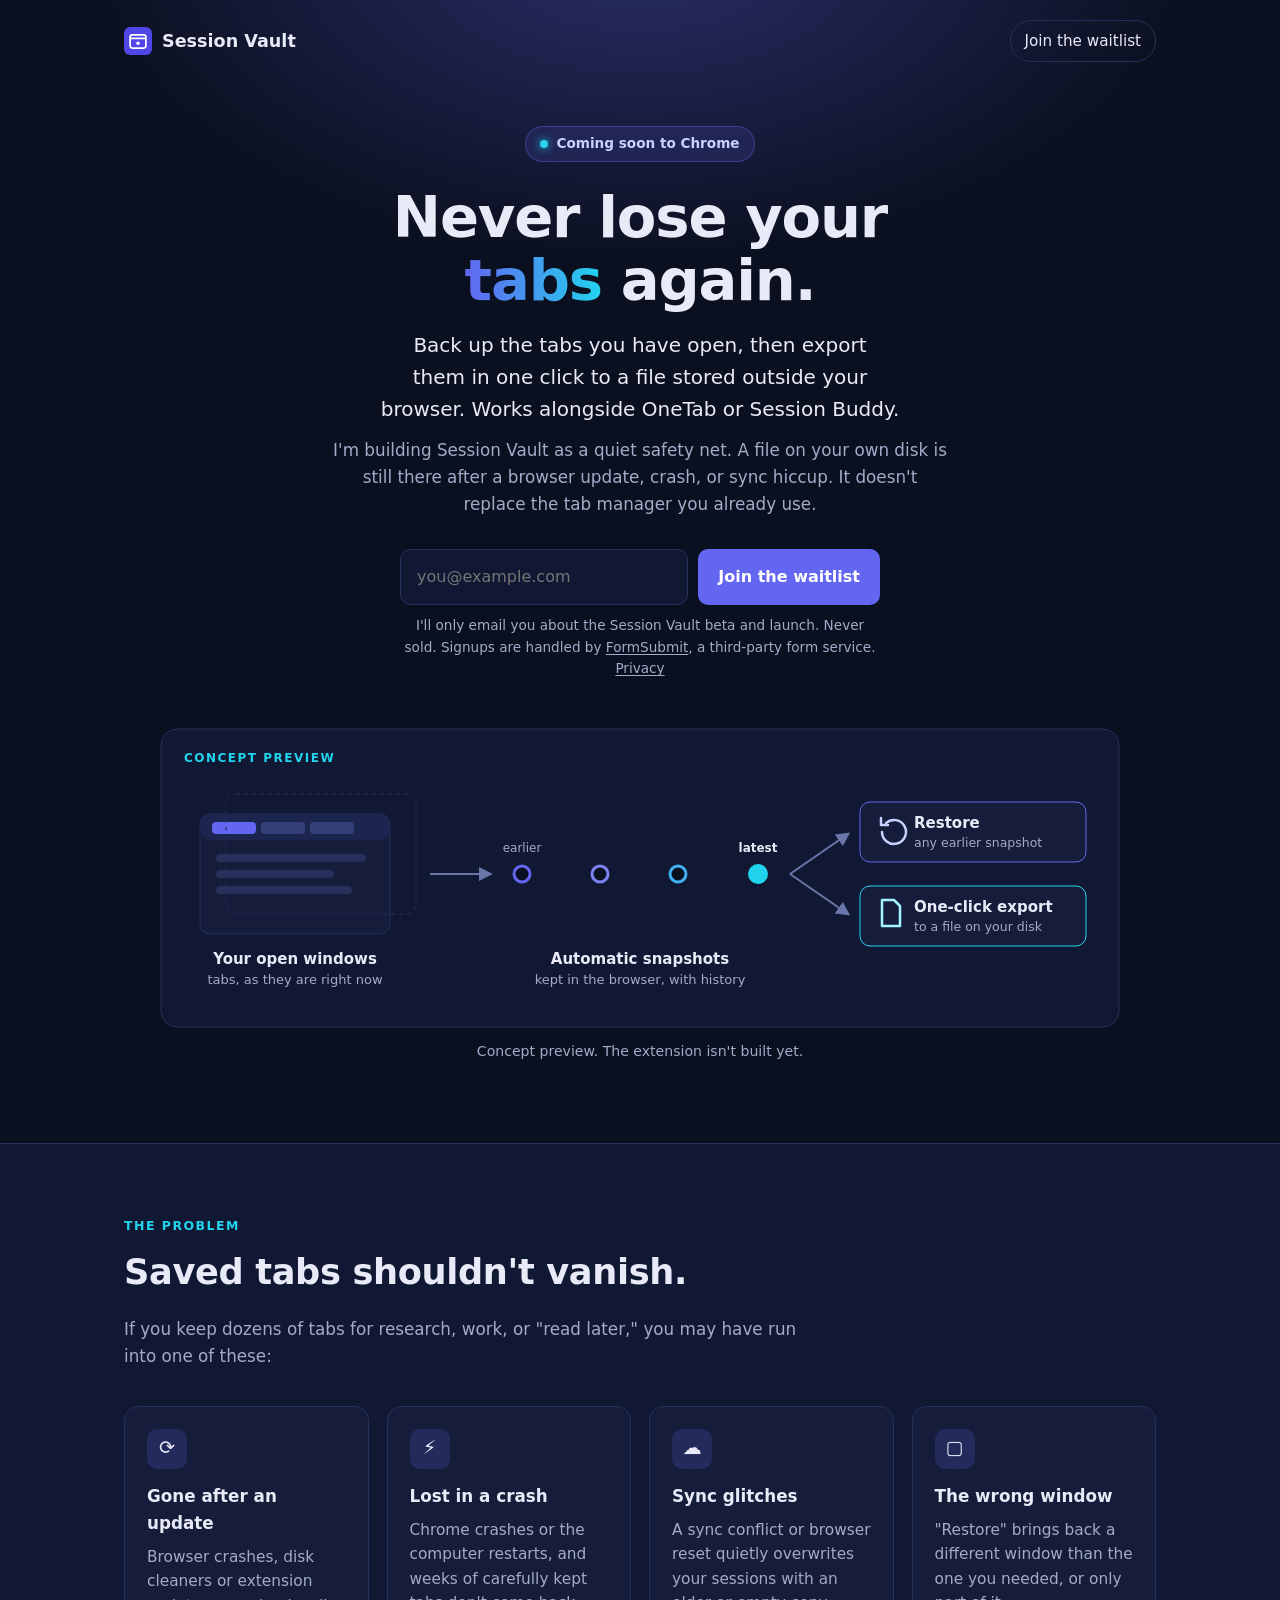
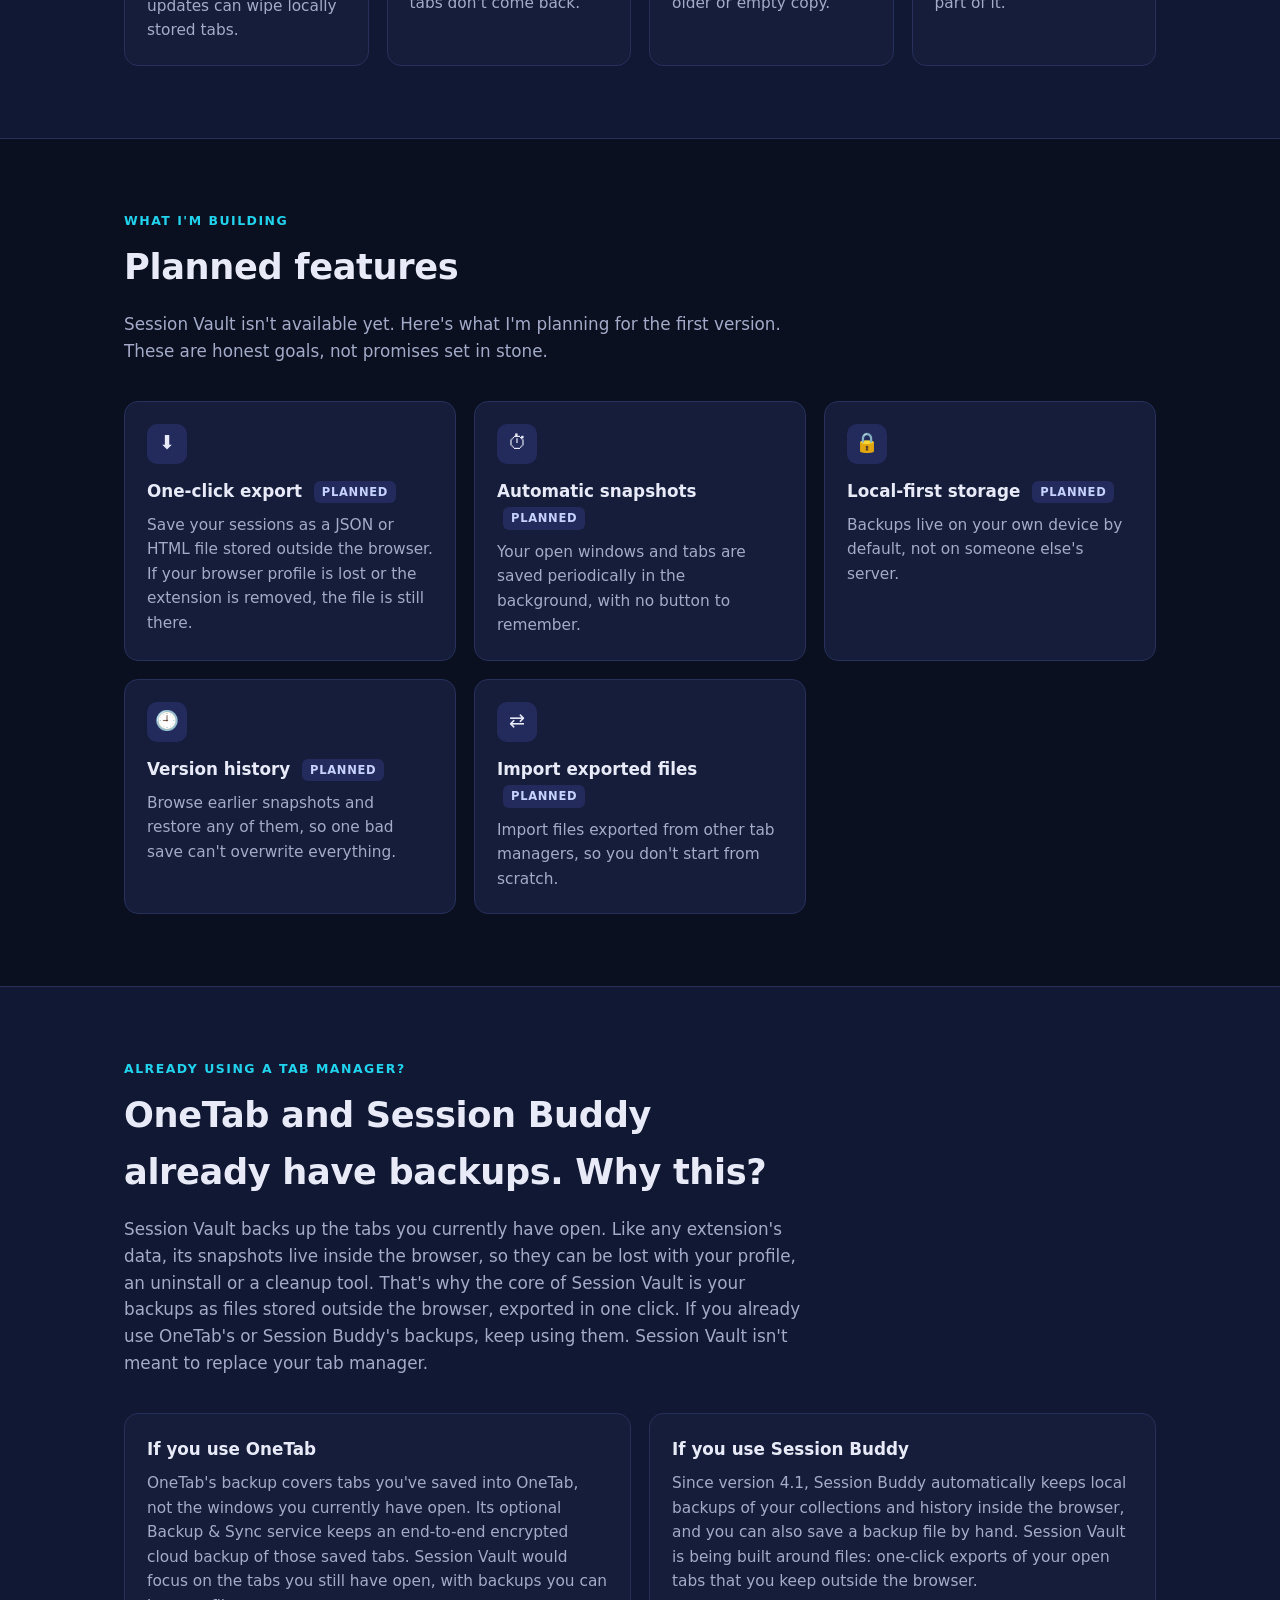
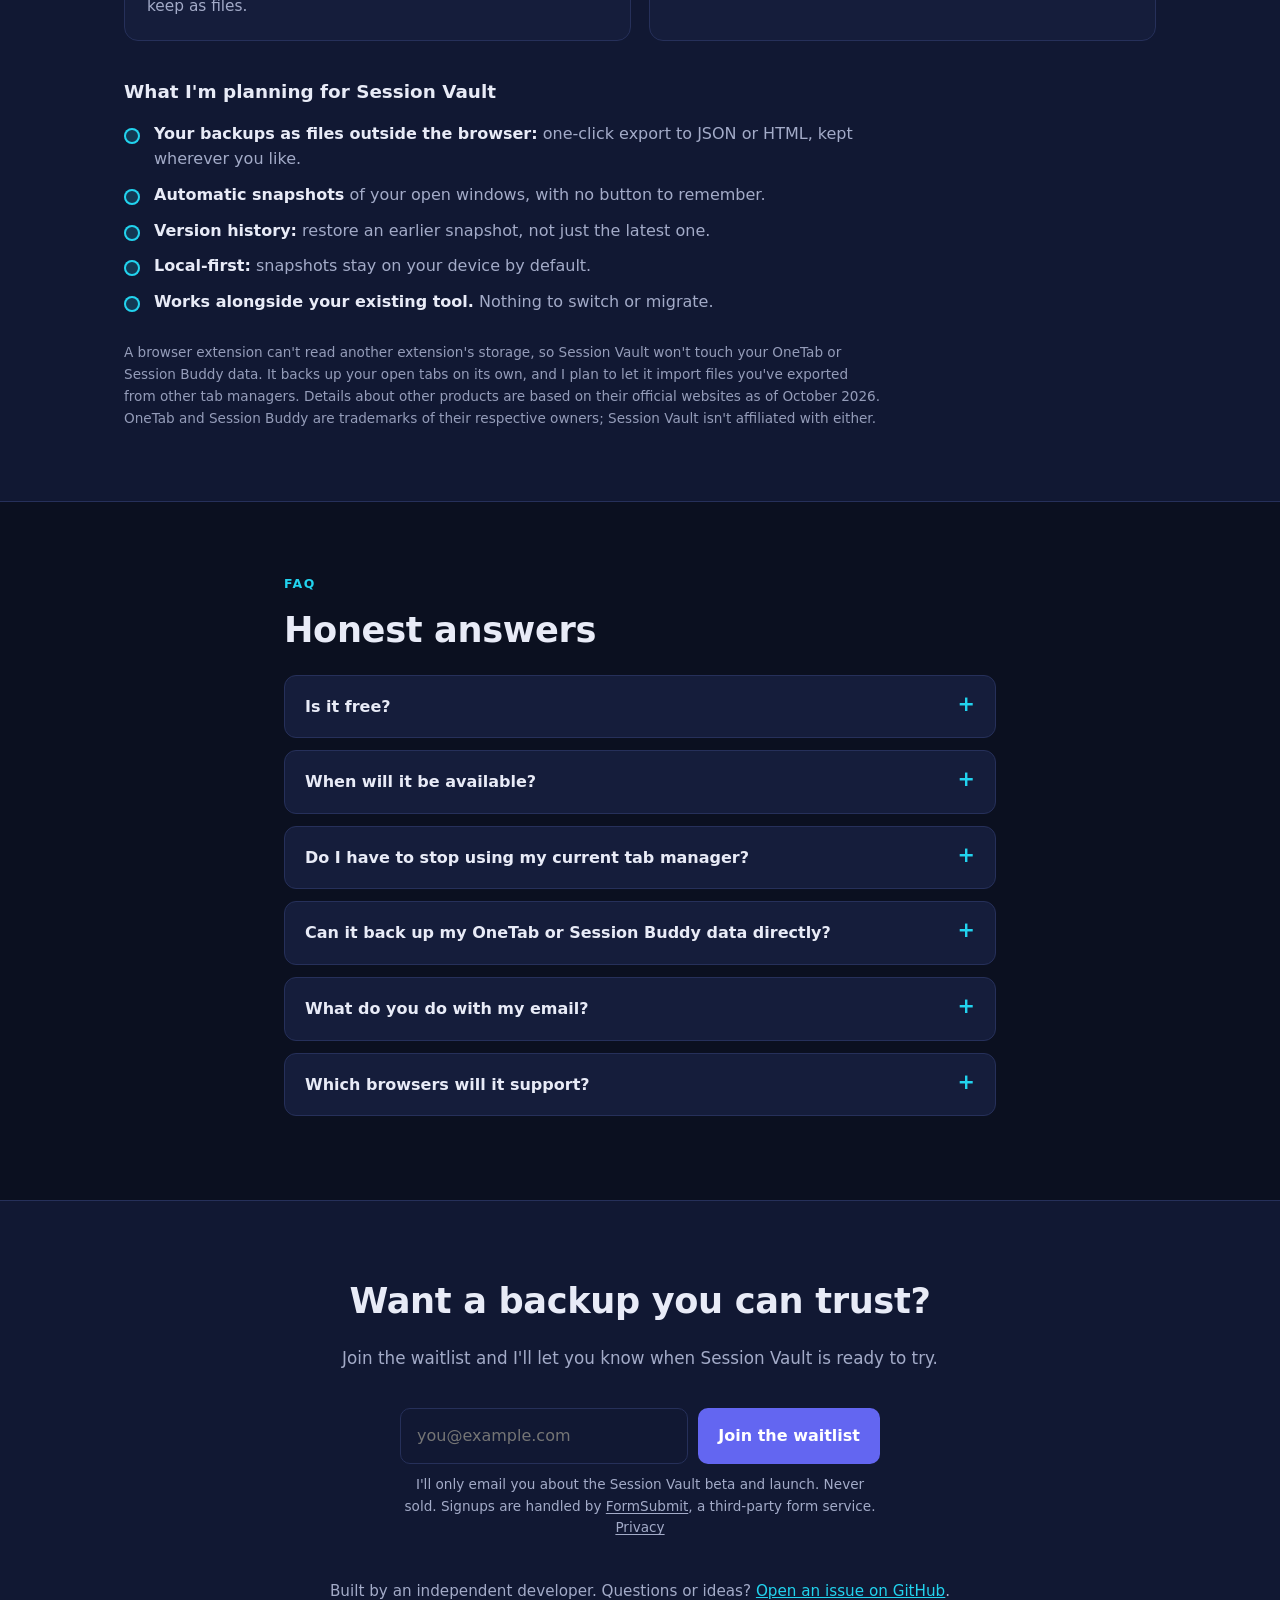
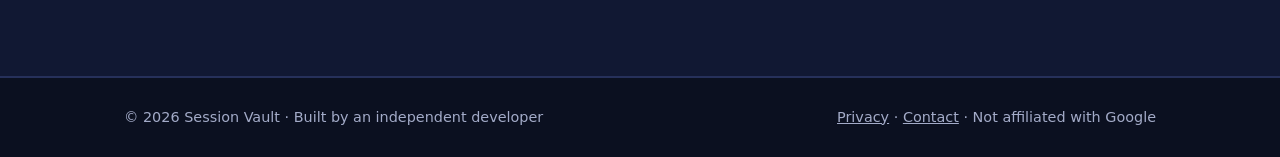
<file: index.html>
<!doctype html>
<html lang="en">
<head>
  <meta charset="utf-8">
  <meta name="viewport" content="width=device-width, initial-scale=1">
  <title>Session Vault | Never lose your tabs again</title>
  <meta name="description" content="Session Vault is a Chrome extension I'm building. It backs up the tabs you have open, with version history and one-click export to a file stored outside your browser. Works alongside OneTab or Session Buddy. Join the waitlist.">
  <meta name="theme-color" content="#0b1020">
  <link rel="icon" href="favicon.svg" type="image/svg+xml">
  <meta property="og:type" content="website">
  <meta property="og:title" content="Session Vault | Never lose your tabs again">
  <meta property="og:description" content="Back up the tabs you have open and export them in one click to a file outside your browser. A Chrome extension I'm building. Join the waitlist.">
  <meta property="og:url" content="https://qqqq5566.github.io/session-vault/">
  <meta property="og:site_name" content="Session Vault">
  <meta name="twitter:card" content="summary">
  <meta name="twitter:title" content="Session Vault | Never lose your tabs again">
  <meta name="twitter:description" content="Back up the tabs you have open and export them in one click to a file outside your browser. A Chrome extension I'm building. Join the waitlist.">
  <link rel="stylesheet" href="styles.css">
</head>
<body>
  <header class="site-header">
    <div class="wrap">
      <nav class="nav" aria-label="Main">
        <a class="brand" href="./"><img src="favicon.svg" alt="" width="28" height="28">Session Vault</a>
        <a class="cta" href="#join">Join the waitlist</a>
      </nav>
    </div>
  </header>

  <main>
  <div class="hero" id="top">
    <div class="wrap">
      <span class="badge">Coming soon to Chrome</span>
      <h1>Never lose your <span class="hl">tabs</span> again.</h1>
      <p class="sub">Back up the tabs you have open, then export them in one click to a file stored outside your browser. Works alongside OneTab or Session Buddy.</p>
      <p class="sub2">I'm building Session Vault as a quiet safety net. A file on your own disk is still there after a browser update, crash, or sync hiccup. It doesn't replace the tab manager you already use.</p>
      <form class="waitlist" data-waitlist aria-label="Join the waitlist">
        <input type="text" name="_honey" tabindex="-1" autocomplete="off" style="display:none" aria-hidden="true">
        <div class="form-row">
          <label for="email-top" class="sr-only">Email address</label>
          <input id="email-top" type="email" required autocomplete="email" placeholder="you@example.com" aria-describedby="note-top">
          <button type="submit">Join the waitlist</button>
        </div>
        <p class="form-error" role="alert"></p>
        <p class="privacy" id="note-top">I'll only email you about the Session Vault beta and launch. Never sold. Signups are handled by <a href="https://formsubmit.co" rel="noopener">FormSubmit</a>, a third-party form service. <a href="privacy.html">Privacy</a></p>
        <p class="form-success" role="status" tabindex="-1" hidden>You're on the list.<span>I'll email you when there's a beta. Thanks for helping me validate the idea.</span></p>
      </form>

      <figure class="diagram">
        <svg class="diagram-wide" viewBox="0 0 960 300" role="img" aria-labelledby="dg-title dg-desc" xmlns="http://www.w3.org/2000/svg">
          <title id="dg-title">Concept diagram of how Session Vault is planned to work</title>
          <desc id="dg-desc">Your open browser windows are saved automatically as a timeline of snapshots in the browser. From the timeline you can restore an earlier snapshot, or export it in one click to a file stored outside the browser.</desc>
          <defs>
            <linearGradient id="dg-line" x1="0" x2="1"><stop offset="0" stop-color="#6366f1"/><stop offset="1" stop-color="#22d3ee"/></linearGradient>
            <marker id="dg-arrow" viewBox="0 0 10 10" refX="8" refY="5" markerWidth="7" markerHeight="7" orient="auto-start-reverse"><path d="M0 0L10 5L0 10z" fill="#6b76a8"/></marker>
          </defs>
          <rect x="1" y="1" width="958" height="298" rx="16" fill="#111833" stroke="#26305a"/>
          <text x="24" y="34" fill="#22d3ee" font-size="12" font-weight="700" letter-spacing="1.5" font-family="system-ui,sans-serif">CONCEPT PREVIEW</text>

          <!-- 1. browser windows -->
          <g font-family="system-ui,sans-serif">
            <rect x="40" y="86" width="190" height="120" rx="10" fill="#151d3b" stroke="#26305a"/>
            <rect x="40" y="86" width="190" height="26" rx="10" fill="#1b2550"/>
            <rect x="52" y="94" width="44" height="12" rx="4" fill="#6366f1"/><rect x="101" y="94" width="44" height="12" rx="4" fill="#33407a"/><rect x="150" y="94" width="44" height="12" rx="4" fill="#33407a"/>
            <rect x="56" y="126" width="150" height="8" rx="4" fill="#26305a"/><rect x="56" y="142" width="118" height="8" rx="4" fill="#26305a"/><rect x="56" y="158" width="136" height="8" rx="4" fill="#26305a"/>
            <rect x="66" y="66" width="190" height="120" rx="10" fill="none" stroke="#26305a" stroke-dasharray="4 4"/>
            <text x="135" y="236" text-anchor="middle" fill="#e8ebf7" font-size="15" font-weight="600">Your open windows</text>
            <text x="135" y="256" text-anchor="middle" fill="#a3abc8" font-size="13">tabs, as they are right now</text>
          </g>

          <path d="M270 146H330" stroke="#6b76a8" stroke-width="2" marker-end="url(#dg-arrow)"/>

          <!-- 2. snapshot timeline -->
          <g font-family="system-ui,sans-serif">
            <line x1="352" y1="146" x2="608" y2="146" stroke="url(#dg-line)" stroke-width="4" stroke-linecap="round"/>
            <circle cx="362" cy="146" r="8" fill="#0b1020" stroke="#6366f1" stroke-width="3"/>
            <circle cx="440" cy="146" r="8" fill="#0b1020" stroke="#7c83f3" stroke-width="3"/>
            <circle cx="518" cy="146" r="8" fill="#0b1020" stroke="#3fb0ef" stroke-width="3"/>
            <circle cx="598" cy="146" r="10" fill="#22d3ee"/>
            <text x="362" y="124" text-anchor="middle" fill="#a3abc8" font-size="12">earlier</text>
            <text x="598" y="124" text-anchor="middle" fill="#e8ebf7" font-size="12" font-weight="600">latest</text>
            <text x="480" y="236" text-anchor="middle" fill="#e8ebf7" font-size="15" font-weight="600">Automatic snapshots</text>
            <text x="480" y="256" text-anchor="middle" fill="#a3abc8" font-size="13">kept in the browser, with history</text>
          </g>

          <path d="M630 146L688 106" stroke="#6b76a8" stroke-width="2" marker-end="url(#dg-arrow)"/>
          <path d="M630 146L688 186" stroke="#6b76a8" stroke-width="2" marker-end="url(#dg-arrow)"/>

          <!-- 3. restore / export -->
          <g font-family="system-ui,sans-serif">
            <rect x="700" y="74" width="226" height="60" rx="10" fill="#151d3b" stroke="#6366f1"/>
            <path d="M722 104a12 12 0 1 0 4-9" fill="none" stroke="#c7d2fe" stroke-width="2.5" stroke-linecap="round"/><path d="M721 90v7h7" fill="none" stroke="#c7d2fe" stroke-width="2.5" stroke-linecap="round" stroke-linejoin="round"/>
            <text x="754" y="100" fill="#e8ebf7" font-size="15" font-weight="600">Restore</text>
            <text x="754" y="119" fill="#a3abc8" font-size="12.5">any earlier snapshot</text>
            <rect x="700" y="158" width="226" height="60" rx="10" fill="#151d3b" stroke="#22d3ee"/>
            <path d="M722 172h12l6 6v20h-18z" fill="none" stroke="#a5f3fc" stroke-width="2.5" stroke-linejoin="round"/>
            <text x="754" y="184" fill="#e8ebf7" font-size="15" font-weight="600">One-click export</text>
            <text x="754" y="203" fill="#a3abc8" font-size="12.5">to a file on your disk</text>
          </g>
        </svg>

        <svg class="diagram-tall" viewBox="0 0 340 520" role="img" aria-labelledby="dgm-title" xmlns="http://www.w3.org/2000/svg">
          <title id="dgm-title">Concept diagram: open windows are saved as automatic snapshots, which you can restore or export in one click to a file outside the browser</title>
          <defs>
            <linearGradient id="dgm-line" x1="0" x2="1"><stop offset="0" stop-color="#6366f1"/><stop offset="1" stop-color="#22d3ee"/></linearGradient>
            <marker id="dgm-arrow" viewBox="0 0 10 10" refX="8" refY="5" markerWidth="7" markerHeight="7" orient="auto-start-reverse"><path d="M0 0L10 5L0 10z" fill="#6b76a8"/></marker>
          </defs>
          <rect x="1" y="1" width="338" height="518" rx="16" fill="#111833" stroke="#26305a"/>
          <g font-family="system-ui,sans-serif">
            <text x="20" y="32" fill="#22d3ee" font-size="12" font-weight="700" letter-spacing="1.5">CONCEPT PREVIEW</text>
            <rect x="85" y="56" width="170" height="96" rx="10" fill="#151d3b" stroke="#26305a"/>
            <rect x="85" y="56" width="170" height="24" rx="10" fill="#1b2550"/>
            <rect x="96" y="63" width="40" height="11" rx="4" fill="#6366f1"/><rect x="141" y="63" width="40" height="11" rx="4" fill="#33407a"/><rect x="186" y="63" width="40" height="11" rx="4" fill="#33407a"/>
            <rect x="100" y="92" width="130" height="8" rx="4" fill="#26305a"/><rect x="100" y="108" width="100" height="8" rx="4" fill="#26305a"/><rect x="100" y="124" width="116" height="8" rx="4" fill="#26305a"/>
            <text x="170" y="176" text-anchor="middle" fill="#e8ebf7" font-size="15" font-weight="600">Your open windows</text>
            <path d="M170 190V218" stroke="#6b76a8" stroke-width="2" marker-end="url(#dgm-arrow)"/>
            <line x1="60" y1="252" x2="280" y2="252" stroke="url(#dgm-line)" stroke-width="4" stroke-linecap="round"/>
            <circle cx="66" cy="252" r="8" fill="#0b1020" stroke="#6366f1" stroke-width="3"/>
            <circle cx="136" cy="252" r="8" fill="#0b1020" stroke="#7c83f3" stroke-width="3"/>
            <circle cx="206" cy="252" r="8" fill="#0b1020" stroke="#3fb0ef" stroke-width="3"/>
            <circle cx="274" cy="252" r="10" fill="#22d3ee"/>
            <text x="66" y="236" text-anchor="middle" fill="#a3abc8" font-size="12">earlier</text>
            <text x="274" y="236" text-anchor="middle" fill="#e8ebf7" font-size="12" font-weight="600">latest</text>
            <text x="170" y="290" text-anchor="middle" fill="#e8ebf7" font-size="15" font-weight="600">Automatic snapshots</text>
            <text x="170" y="309" text-anchor="middle" fill="#a3abc8" font-size="13">kept in the browser, with history</text>
            <path d="M150 324L112 352" stroke="#6b76a8" stroke-width="2" marker-end="url(#dgm-arrow)"/>
            <path d="M190 324L228 352" stroke="#6b76a8" stroke-width="2" marker-end="url(#dgm-arrow)"/>
            <rect x="16" y="364" width="148" height="80" rx="10" fill="#151d3b" stroke="#6366f1"/>
            <text x="90" y="396" text-anchor="middle" fill="#e8ebf7" font-size="15" font-weight="600">Restore</text>
            <text x="90" y="416" text-anchor="middle" fill="#a3abc8" font-size="12.5">an earlier snapshot</text>
            <rect x="176" y="364" width="148" height="80" rx="10" fill="#151d3b" stroke="#22d3ee"/>
            <text x="250" y="396" text-anchor="middle" fill="#e8ebf7" font-size="15" font-weight="600">One-click export</text>
            <text x="250" y="416" text-anchor="middle" fill="#a3abc8" font-size="12.5">to a file on your disk</text>
            <text x="170" y="484" text-anchor="middle" fill="#6b76a8" font-size="12">Illustration, not a screenshot</text>
          </g>
        </svg>
        <figcaption>Concept preview. The extension isn't built yet.</figcaption>
      </figure>
    </div>
  </div>

  <section class="alt" aria-labelledby="problem-title">
    <div class="wrap">
      <p class="eyebrow">The problem</p>
      <h2 id="problem-title">Saved tabs shouldn't vanish.</h2>
      <p class="lead">If you keep dozens of tabs for research, work, or "read later," you may have run into one of these:</p>
      <div class="grid">
        <div class="card"><div class="icon" aria-hidden="true">⟳</div><h3>Gone after an update</h3><p>Browser crashes, disk cleaners or extension updates can wipe locally stored tabs.</p></div>
        <div class="card"><div class="icon" aria-hidden="true">⚡</div><h3>Lost in a crash</h3><p>Chrome crashes or the computer restarts, and weeks of carefully kept tabs don't come back.</p></div>
        <div class="card"><div class="icon" aria-hidden="true">☁</div><h3>Sync glitches</h3><p>A sync conflict or browser reset quietly overwrites your sessions with an older or empty copy.</p></div>
        <div class="card"><div class="icon" aria-hidden="true">▢</div><h3>The wrong window</h3><p>"Restore" brings back a different window than the one you needed, or only part of it.</p></div>
      </div>
    </div>
  </section>

  <section aria-labelledby="features-title">
    <div class="wrap">
      <p class="eyebrow">What I'm building</p>
      <h2 id="features-title">Planned features</h2>
      <p class="lead">Session Vault isn't available yet. Here's what I'm planning for the first version. These are honest goals, not promises set in stone.</p>
      <div class="grid grid-3">
        <div class="card"><div class="icon" aria-hidden="true">⬇</div><h3>One-click export <span class="tag">Planned</span></h3><p>Save your sessions as a JSON or HTML file stored outside the browser. If your browser profile is lost or the extension is removed, the file is still there.</p></div>
        <div class="card"><div class="icon" aria-hidden="true">⏱</div><h3>Automatic snapshots <span class="tag">Planned</span></h3><p>Your open windows and tabs are saved periodically in the background, with no button to remember.</p></div>
        <div class="card"><div class="icon" aria-hidden="true">🔒</div><h3>Local-first storage <span class="tag">Planned</span></h3><p>Backups live on your own device by default, not on someone else's server.</p></div>
        <div class="card"><div class="icon" aria-hidden="true">🕘</div><h3>Version history <span class="tag">Planned</span></h3><p>Browse earlier snapshots and restore any of them, so one bad save can't overwrite everything.</p></div>
        <div class="card"><div class="icon" aria-hidden="true">⇄</div><h3>Import exported files <span class="tag">Planned</span></h3><p>Import files exported from other tab managers, so you don't start from scratch.</p></div>
      </div>
    </div>
  </section>

  <section class="alt" id="compare" aria-labelledby="compare-title">
    <div class="wrap">
      <p class="eyebrow">Already using a tab manager?</p>
      <h2 id="compare-title">OneTab and Session Buddy already have backups. Why this?</h2>
      <p class="lead">Session Vault backs up the tabs you currently have open. Like any extension's data, its snapshots live inside the browser, so they can be lost with your profile, an uninstall or a cleanup tool. That's why the core of Session Vault is your backups as files stored outside the browser, exported in one click. If you already use OneTab's or Session Buddy's backups, keep using them. Session Vault isn't meant to replace your tab manager.</p>
      <div class="compare">
        <div class="card">
          <h3>If you use OneTab</h3>
          <p>OneTab's backup covers tabs you've saved into OneTab, not the windows you currently have open. Its optional Backup &amp; Sync service keeps an end-to-end encrypted cloud backup of those saved tabs. Session Vault would focus on the tabs you still have open, with backups you can keep as files.</p>
        </div>
        <div class="card">
          <h3>If you use Session Buddy</h3>
          <p>Since version 4.1, Session Buddy automatically keeps local backups of your collections and history inside the browser, and you can also save a backup file by hand. Session Vault is being built around files: one-click exports of your open tabs that you keep outside the browser.</p>
        </div>
      </div>
      <h3 class="compare-sub">What I'm planning for Session Vault</h3>
      <ul class="checklist">
        <li><strong>Your backups as files outside the browser:</strong> one-click export to JSON or HTML, kept wherever you like.</li>
        <li><strong>Automatic snapshots</strong> of your open windows, with no button to remember.</li>
        <li><strong>Version history:</strong> restore an earlier snapshot, not just the latest one.</li>
        <li><strong>Local-first:</strong> snapshots stay on your device by default.</li>
        <li><strong>Works alongside your existing tool.</strong> Nothing to switch or migrate.</li>
      </ul>
      <p class="fineprint">A browser extension can't read another extension's storage, so Session Vault won't touch your OneTab or Session Buddy data. It backs up your open tabs on its own, and I plan to let it import files you've exported from other tab managers. Details about other products are based on their official websites as of October 2026. OneTab and Session Buddy are trademarks of their respective owners; Session Vault isn't affiliated with either.</p>
    </div>
  </section>

  <section aria-labelledby="faq-title">
    <div class="wrap faq">
      <p class="eyebrow">FAQ</p>
      <h2 id="faq-title">Honest answers</h2>
      <details><summary>Is it free?</summary><p>I haven't decided pricing yet. Joining the waitlist is free and doesn't commit you to anything.</p></details>
      <details><summary>When will it be available?</summary><p>I'm validating interest first. I'll email you when there's a beta.</p></details>
      <details><summary>Do I have to stop using my current tab manager?</summary><p>No. Session Vault is designed to run alongside OneTab, Session Buddy, or whatever you use today, as an extra backup.</p></details>
      <details><summary>Can it back up my OneTab or Session Buddy data directly?</summary><p>No. Chrome doesn't let one extension read another extension's storage. Session Vault backs up the tabs you have open, and I plan to support importing files you've exported from other tab managers.</p></details>
      <details><summary>What do you do with my email?</summary><p>I only use it to tell you about the Session Vault beta and launch. It's never sold. The form is processed by FormSubmit, a third-party form service. See the <a href="privacy.html">privacy page</a> for details and how to have it deleted.</p></details>
      <details><summary>Which browsers will it support?</summary><p>I'm starting with Chrome. Other browsers may come later depending on interest.</p></details>
    </div>
  </section>

  <section id="join" class="final alt" aria-labelledby="join-title">
    <div class="wrap">
      <h2 id="join-title">Want a backup you can trust?</h2>
      <p class="lead">Join the waitlist and I'll let you know when Session Vault is ready to try.</p>
      <form class="waitlist" data-waitlist aria-label="Join the waitlist">
        <input type="text" name="_honey" tabindex="-1" autocomplete="off" style="display:none" aria-hidden="true">
        <div class="form-row">
          <label for="email-bottom" class="sr-only">Email address</label>
          <input id="email-bottom" type="email" required autocomplete="email" placeholder="you@example.com" aria-describedby="note-bottom">
          <button type="submit">Join the waitlist</button>
        </div>
        <p class="form-error" role="alert"></p>
        <p class="privacy" id="note-bottom">I'll only email you about the Session Vault beta and launch. Never sold. Signups are handled by <a href="https://formsubmit.co" rel="noopener">FormSubmit</a>, a third-party form service. <a href="privacy.html">Privacy</a></p>
        <p class="form-success" role="status" tabindex="-1" hidden>You're on the list.<span>I'll email you when there's a beta. Thanks for helping me validate the idea.</span></p>
      </form>
      <p class="maker">Built by an independent developer. Questions or ideas? <a href="https://github.com/qqqq5566/session-vault/issues" rel="noopener">Open an issue on GitHub</a>.</p>
    </div>
  </section>
  </main>

  <footer>
    <div class="wrap">
      <span>© 2026 Session Vault · Built by an independent developer</span>
      <span><a href="privacy.html">Privacy</a> · <a href="https://github.com/qqqq5566/session-vault/issues" rel="noopener">Contact</a> · Not affiliated with Google</span>
    </div>
  </footer>

  <noscript><p style="text-align:center;padding:12px">Please enable JavaScript to join the waitlist.</p></noscript>
  <script src="script.js"></script>
</body>
</html>
</file>
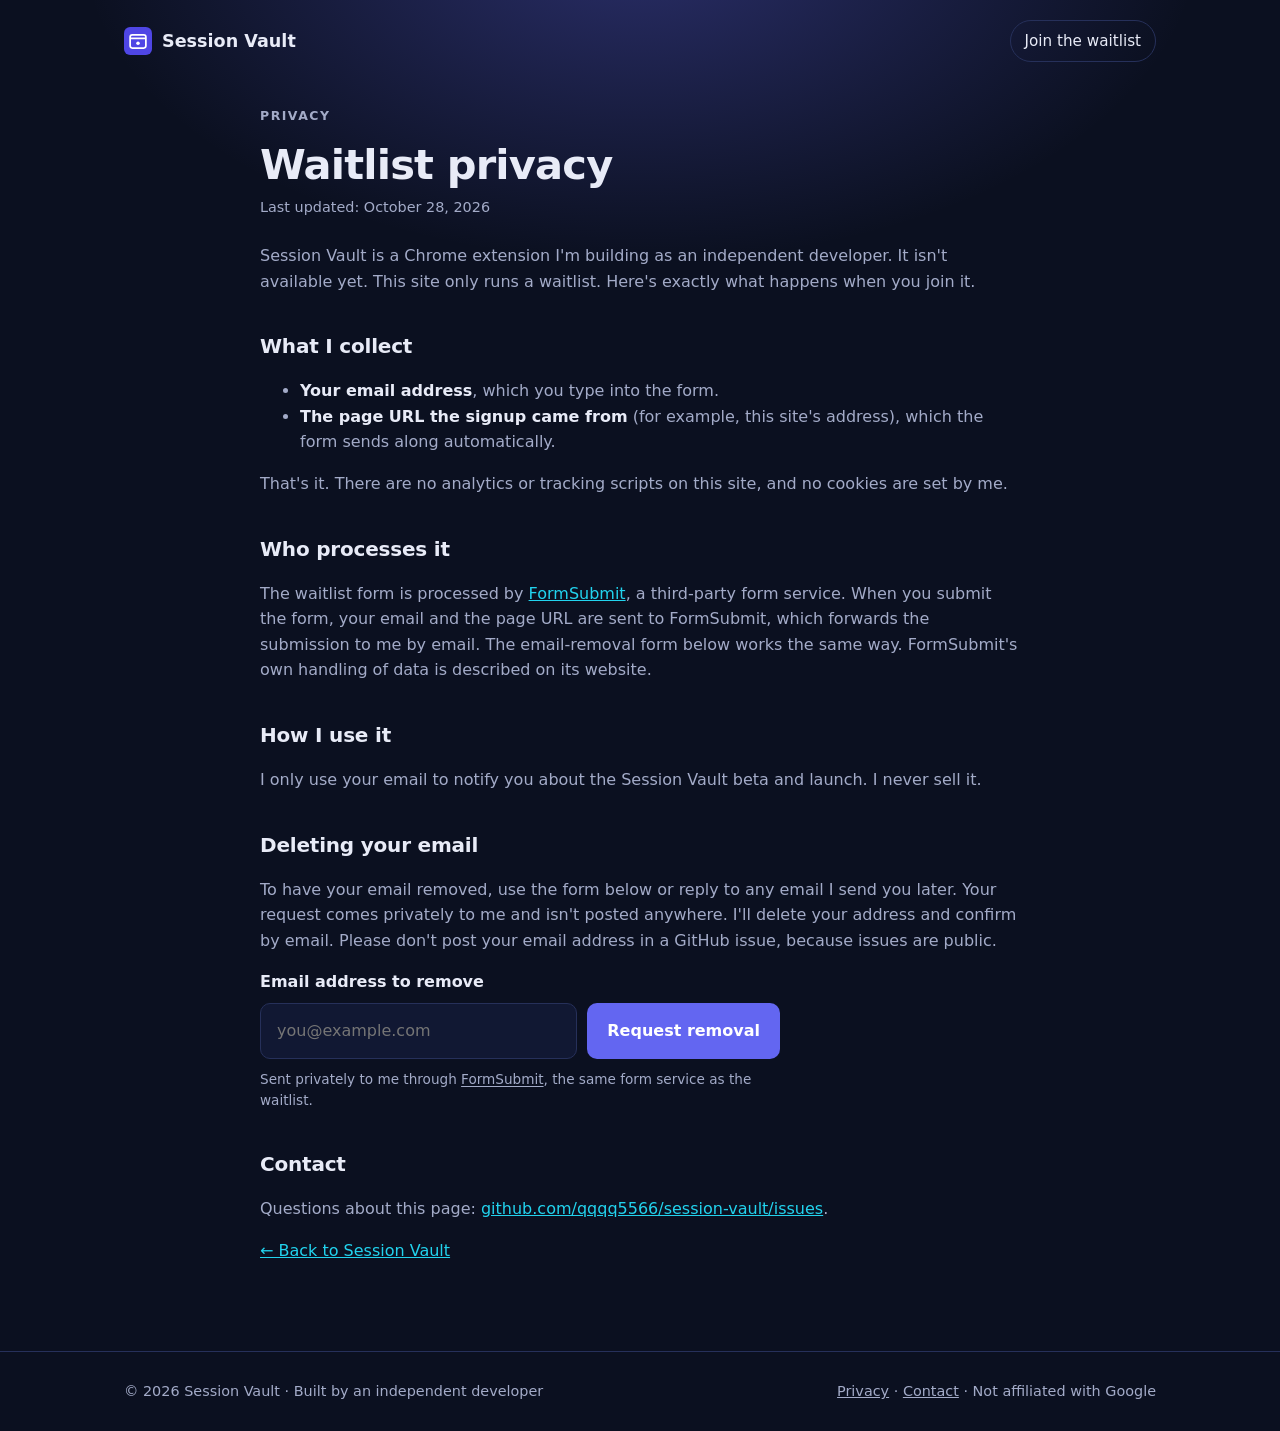
<file: privacy.html>
<!doctype html>
<html lang="en">
<head>
  <meta charset="utf-8">
  <meta name="viewport" content="width=device-width, initial-scale=1">
  <title>Privacy | Session Vault</title>
  <meta name="description" content="What the Session Vault waitlist collects, who processes it, and how to have your email deleted.">
  <meta name="theme-color" content="#0b1020">
  <link rel="icon" href="favicon.svg" type="image/svg+xml">
  <link rel="stylesheet" href="styles.css">
</head>
<body>
  <header class="site-header">
    <div class="wrap">
      <nav class="nav" aria-label="Main">
        <a class="brand" href="./"><img src="favicon.svg" alt="" width="28" height="28">Session Vault</a>
        <a class="cta" href="./#join">Join the waitlist</a>
      </nav>
    </div>
  </header>

  <main>
    <div class="wrap doc">
      <p class="eyebrow">Privacy</p>
      <h1>Waitlist privacy</h1>
      <p class="updated">Last updated: October 28, 2026</p>
      <p>Session Vault is a Chrome extension I'm building as an independent developer. It isn't available yet. This site only runs a waitlist. Here's exactly what happens when you join it.</p>

      <h2>What I collect</h2>
      <ul>
        <li><strong>Your email address</strong>, which you type into the form.</li>
        <li><strong>The page URL the signup came from</strong> (for example, this site's address), which the form sends along automatically.</li>
      </ul>
      <p>That's it. There are no analytics or tracking scripts on this site, and no cookies are set by me.</p>

      <h2>Who processes it</h2>
      <p>The waitlist form is processed by <a href="https://formsubmit.co" rel="noopener">FormSubmit</a>, a third-party form service. When you submit the form, your email and the page URL are sent to FormSubmit, which forwards the submission to me by email. The email-removal form below works the same way. FormSubmit's own handling of data is described on its website.</p>

      <h2>How I use it</h2>
      <p>I only use your email to notify you about the Session Vault beta and launch. I never sell it.</p>

      <h2>Deleting your email</h2>
      <p>To have your email removed, use the form below or reply to any email I send you later. Your request comes privately to me and isn't posted anywhere. I'll delete your address and confirm by email. Please don't post your email address in a GitHub issue, because issues are public.</p>
      <form class="waitlist removal" data-removal aria-label="Request email removal">
        <input type="text" name="_honey" tabindex="-1" autocomplete="off" style="display:none" aria-hidden="true">
        <label for="email-remove" class="removal-label">Email address to remove</label>
        <div class="form-row">
          <input id="email-remove" type="email" required autocomplete="email" placeholder="you@example.com" aria-describedby="note-remove">
          <button type="submit">Request removal</button>
        </div>
        <p class="form-error" role="alert"></p>
        <p class="privacy" id="note-remove">Sent privately to me through <a href="https://formsubmit.co" rel="noopener">FormSubmit</a>, the same form service as the waitlist.</p>
        <p class="form-success" role="status" tabindex="-1" hidden>Thanks. I'll remove this email and confirm by email.</p>
      </form>
      <noscript><p>The form needs JavaScript. You can also reply to any email I send you.</p></noscript>

      <h2>Contact</h2>
      <p>Questions about this page: <a href="https://github.com/qqqq5566/session-vault/issues" rel="noopener">github.com/qqqq5566/session-vault/issues</a>.</p>

      <p><a href="./">← Back to Session Vault</a></p>
    </div>
  </main>

  <footer>
    <div class="wrap">
      <span>© 2026 Session Vault · Built by an independent developer</span>
      <span><a href="privacy.html">Privacy</a> · <a href="https://github.com/qqqq5566/session-vault/issues" rel="noopener">Contact</a> · Not affiliated with Google</span>
    </div>
  </footer>
  <script src="script.js"></script>
</body>
</html>
</file>
<file: styles.css>
:root{--bg:#0b1020;--bg2:#111833;--card:#151d3b;--text:#e8ebf7;--muted:#a3abc8;--accent:#6366f1;--accent2:#22d3ee;--border:#26305a;--radius:14px}
*{box-sizing:border-box}
html{scroll-behavior:smooth}
body{margin:0;font-family:system-ui,-apple-system,"Segoe UI",Roboto,"Helvetica Neue",Arial,sans-serif;background:radial-gradient(800px 460px at 50% -60px,rgba(99,102,241,.35),transparent 70%) no-repeat,var(--bg);color:var(--text);line-height:1.6;-webkit-font-smoothing:antialiased}
a{color:var(--accent2)}
.wrap{max-width:1080px;margin:0 auto;padding:0 24px}
.nav{display:flex;align-items:center;justify-content:space-between;padding:20px 0}
.brand{display:flex;align-items:center;gap:10px;font-weight:700;font-size:1.1rem;color:var(--text);text-decoration:none}
.brand img{width:28px;height:28px}
.nav a.cta{font-size:.95rem;text-decoration:none;color:var(--text);border:1px solid var(--border);padding:8px 14px;border-radius:999px}
.nav a.cta:hover{border-color:var(--accent)}
.hero{padding:44px 0 80px;text-align:center}
.badge{display:inline-flex;align-items:center;gap:8px;font-size:.85rem;font-weight:600;color:#c7d2fe;background:rgba(99,102,241,.15);border:1px solid rgba(99,102,241,.4);padding:6px 14px;border-radius:999px}
.badge::before{content:"";width:8px;height:8px;border-radius:50%;background:var(--accent2);box-shadow:0 0 8px var(--accent2)}
h1{font-size:clamp(2.2rem,5vw,3.6rem);line-height:1.1;margin:24px auto 16px;max-width:800px;letter-spacing:-.02em}
h1 .hl{background:linear-gradient(90deg,var(--accent),var(--accent2));-webkit-background-clip:text;background-clip:text;color:transparent}
.sub{font-size:1.25rem;color:var(--text);font-weight:500;max-width:640px;margin:0 auto 12px}
.sub2{font-size:1.05rem;color:var(--muted);max-width:620px;margin:0 auto 32px}
.waitlist{max-width:480px;margin:0 auto}
.form-row{display:flex;gap:10px}
.form-row input{flex:1;min-width:0;font:inherit;padding:14px 16px;border-radius:10px;border:1px solid var(--border);background:var(--bg2);color:var(--text)}
.form-row input:focus{outline:2px solid var(--accent);outline-offset:1px;border-color:transparent}
.form-row button{font:inherit;font-weight:600;padding:14px 20px;border:0;border-radius:10px;background:var(--accent);color:#fff;cursor:pointer;white-space:nowrap}
.form-row button:hover{background:#5458e8}
.form-row button:focus-visible{outline:2px solid var(--accent2);outline-offset:2px}
.form-row button:disabled{opacity:.6;cursor:default}
.privacy{font-size:.85rem;color:var(--muted);margin:10px 0 0}
.privacy a{color:var(--muted);text-decoration:underline;text-underline-offset:2px}
.privacy a:hover{color:var(--text)}
.form-error{margin:10px 0 0;padding:10px 14px;border-radius:10px;background:rgba(248,113,113,.1);border:1px solid rgba(248,113,113,.45);color:#fecaca;font-size:.92rem;text-align:left}
.form-error:empty{display:none}
.form-row input[aria-invalid="true"]{border-color:rgba(248,113,113,.7)}
.form-success{margin:0;padding:14px 16px;border-radius:10px;background:rgba(34,211,238,.1);border:1px solid rgba(34,211,238,.4);color:var(--text);font-weight:600}
.form-success span{display:block;font-weight:400;color:var(--muted);font-size:.9rem}
.waitlist.is-done .form-row,.waitlist.is-done .privacy,.waitlist.is-done .form-error{display:none}
.sr-only{position:absolute;width:1px;height:1px;padding:0;margin:-1px;overflow:hidden;clip:rect(0,0,0,0);white-space:nowrap;border:0}
section{padding:72px 0}
section.alt{background:var(--bg2);border-top:1px solid var(--border);border-bottom:1px solid var(--border)}
.eyebrow{text-transform:uppercase;letter-spacing:.12em;font-size:.78rem;font-weight:700;color:var(--accent2);margin:0 0 8px}
h2{font-size:clamp(1.6rem,3vw,2.2rem);margin:0 0 16px;letter-spacing:-.01em}
.lead{color:var(--muted);max-width:680px;margin:0 0 36px;font-size:1.05rem}
.grid{display:grid;grid-template-columns:repeat(auto-fit,minmax(240px,1fr));gap:18px}
@media (min-width:900px){.grid-3{grid-template-columns:repeat(3,1fr)}}
h1,h2,.sub{text-wrap:balance}
.card{background:var(--card);border:1px solid var(--border);border-radius:var(--radius);padding:22px}
.card h3{margin:0 0 8px;font-size:1.05rem}
.card p{margin:0;color:var(--muted);font-size:.96rem}
.icon{width:40px;height:40px;border-radius:10px;display:grid;place-items:center;background:rgba(99,102,241,.18);margin-bottom:14px;font-size:1.2rem}
.tag{display:inline-block;font-size:.72rem;font-weight:700;letter-spacing:.06em;text-transform:uppercase;color:#c7d2fe;background:rgba(99,102,241,.18);padding:2px 8px;border-radius:6px;margin-left:6px;vertical-align:middle}
.faq{max-width:760px}
.faq details{background:var(--card);border:1px solid var(--border);border-radius:12px;padding:4px 20px;margin-bottom:12px}
.faq summary{cursor:pointer;font-weight:600;padding:14px 0;list-style:none;display:flex;justify-content:space-between;gap:12px}
.faq summary::-webkit-details-marker{display:none}
.faq summary::after{content:"+";color:var(--accent2);font-size:1.3rem;line-height:1}
.faq details[open] summary::after{content:"−"}
.faq details p{margin:0 0 16px;color:var(--muted)}
.final{text-align:center}
.final .lead{margin-left:auto;margin-right:auto}
footer{border-top:1px solid var(--border);padding:28px 0;color:var(--muted);font-size:.9rem}
footer .wrap{display:flex;justify-content:space-between;flex-wrap:wrap;gap:8px}
.diagram{margin:48px auto 0;max-width:960px}
.diagram svg{display:block;width:100%;height:auto}
.diagram-tall{display:none!important;max-width:380px;margin:0 auto}
.diagram figcaption{margin-top:12px;font-size:.88rem;color:var(--muted)}
.compare{display:grid;grid-template-columns:repeat(auto-fit,minmax(280px,1fr));gap:18px;margin-bottom:36px}
.compare-sub{font-size:1.15rem;margin:0 0 14px}
.checklist{list-style:none;padding:0;margin:0 0 28px;display:grid;gap:10px;max-width:760px}
.checklist li{position:relative;padding-left:30px;color:var(--muted)}
.checklist li strong{color:var(--text)}
.checklist li::before{content:"";position:absolute;left:0;top:.45em;width:16px;height:16px;border-radius:50%;background:rgba(34,211,238,.18);box-shadow:inset 0 0 0 2px var(--accent2)}
.fineprint{font-size:.85rem;color:var(--muted);max-width:760px;margin:0;opacity:.9}
.maker{margin:40px 0 0;color:var(--muted);font-size:.95rem}
footer a{color:var(--muted)}
footer a:hover{color:var(--text)}
.doc{max-width:760px;padding:24px 0 72px}
.doc h1{font-size:clamp(2rem,4vw,2.6rem);margin:16px 0 8px;text-align:left}
.doc h2{font-size:1.25rem;margin:36px 0 10px}
.doc p,.doc li{color:var(--muted)}
.doc strong{color:var(--text)}
.doc .removal{margin:16px 0 0;max-width:520px}
.waitlist.is-done .removal-label{display:none}
.removal-label{display:block;margin:0 0 8px;font-weight:600;color:var(--text)}
.doc .updated{font-size:.9rem;margin:0 0 24px}
@media (max-width:700px){
  .diagram-wide{display:none!important}
  .diagram-tall{display:block!important}
}
@media (max-width:560px){
  .hero{padding:28px 0 56px}
  .form-row{flex-direction:column}
  .form-row button{width:100%}
  section{padding:56px 0}
  .nav a.cta{display:none}
}
@media (prefers-reduced-motion:reduce){html{scroll-behavior:auto}}
</file>
